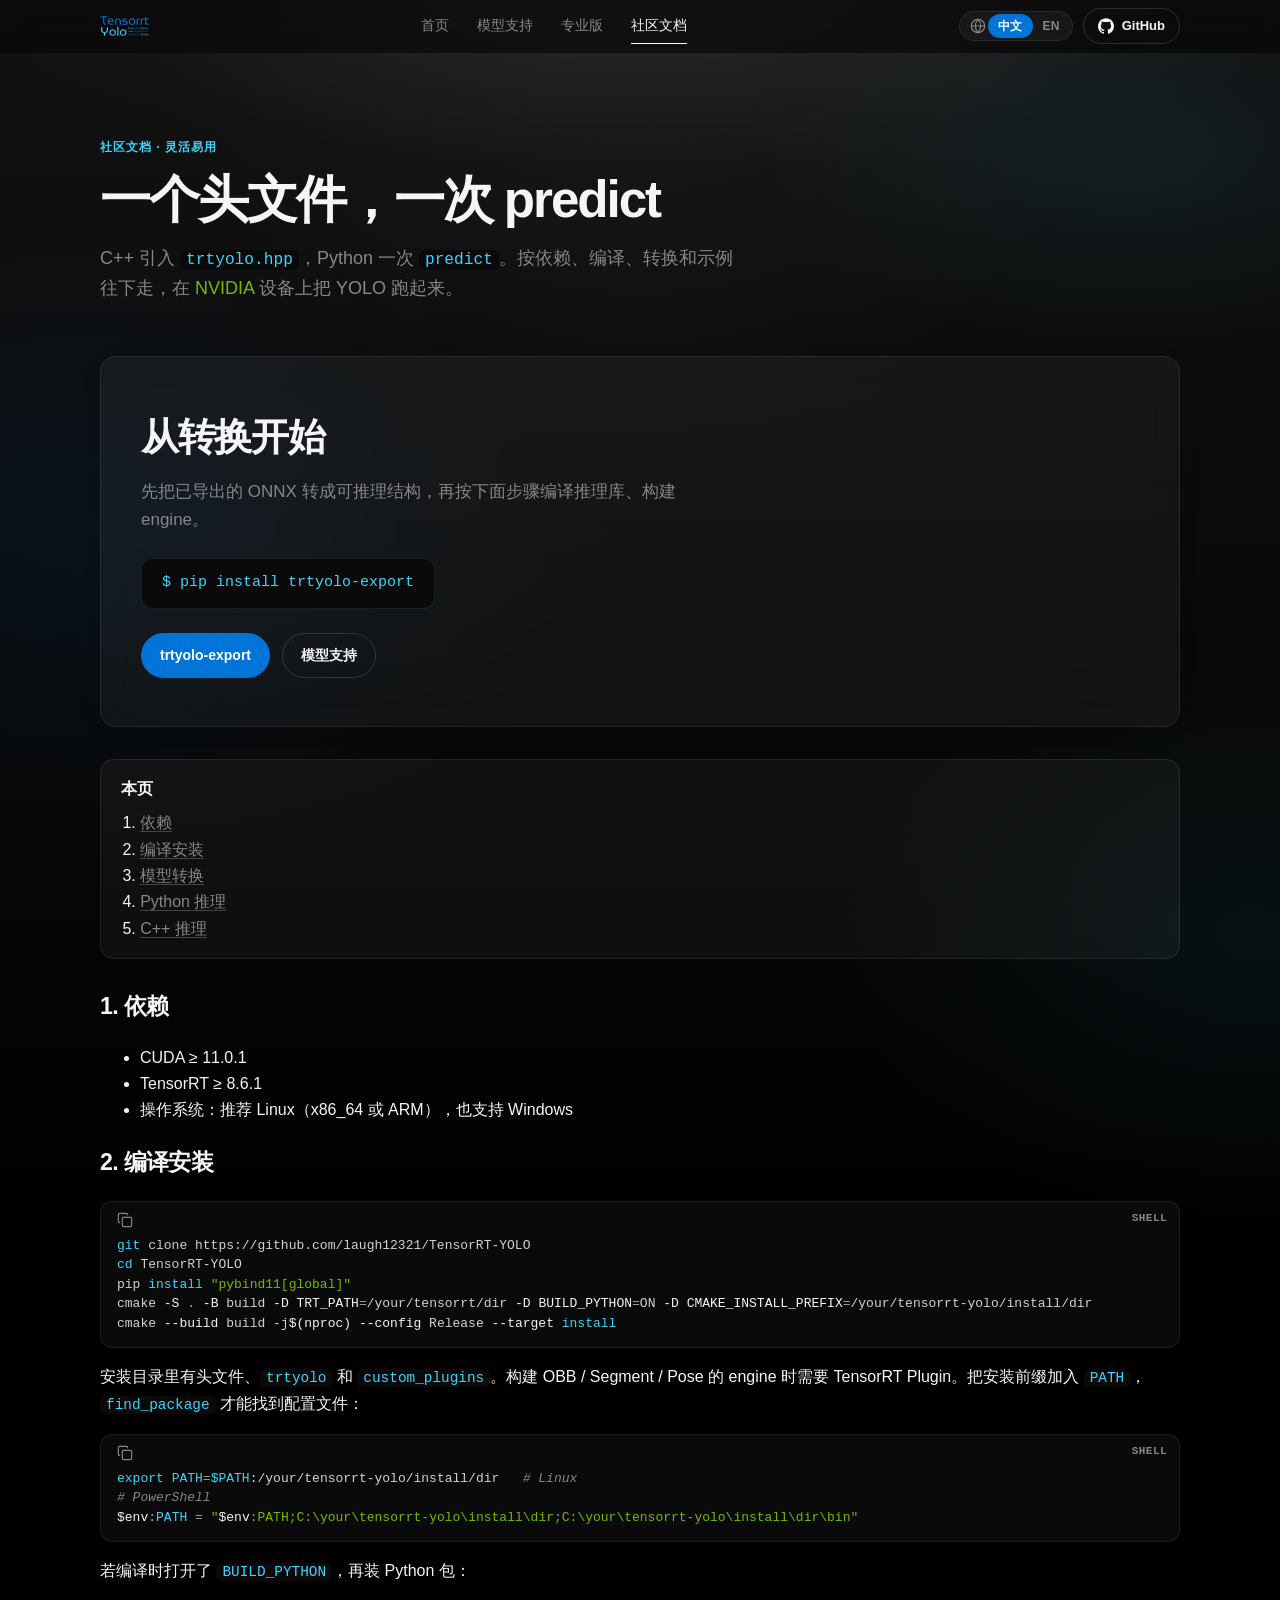
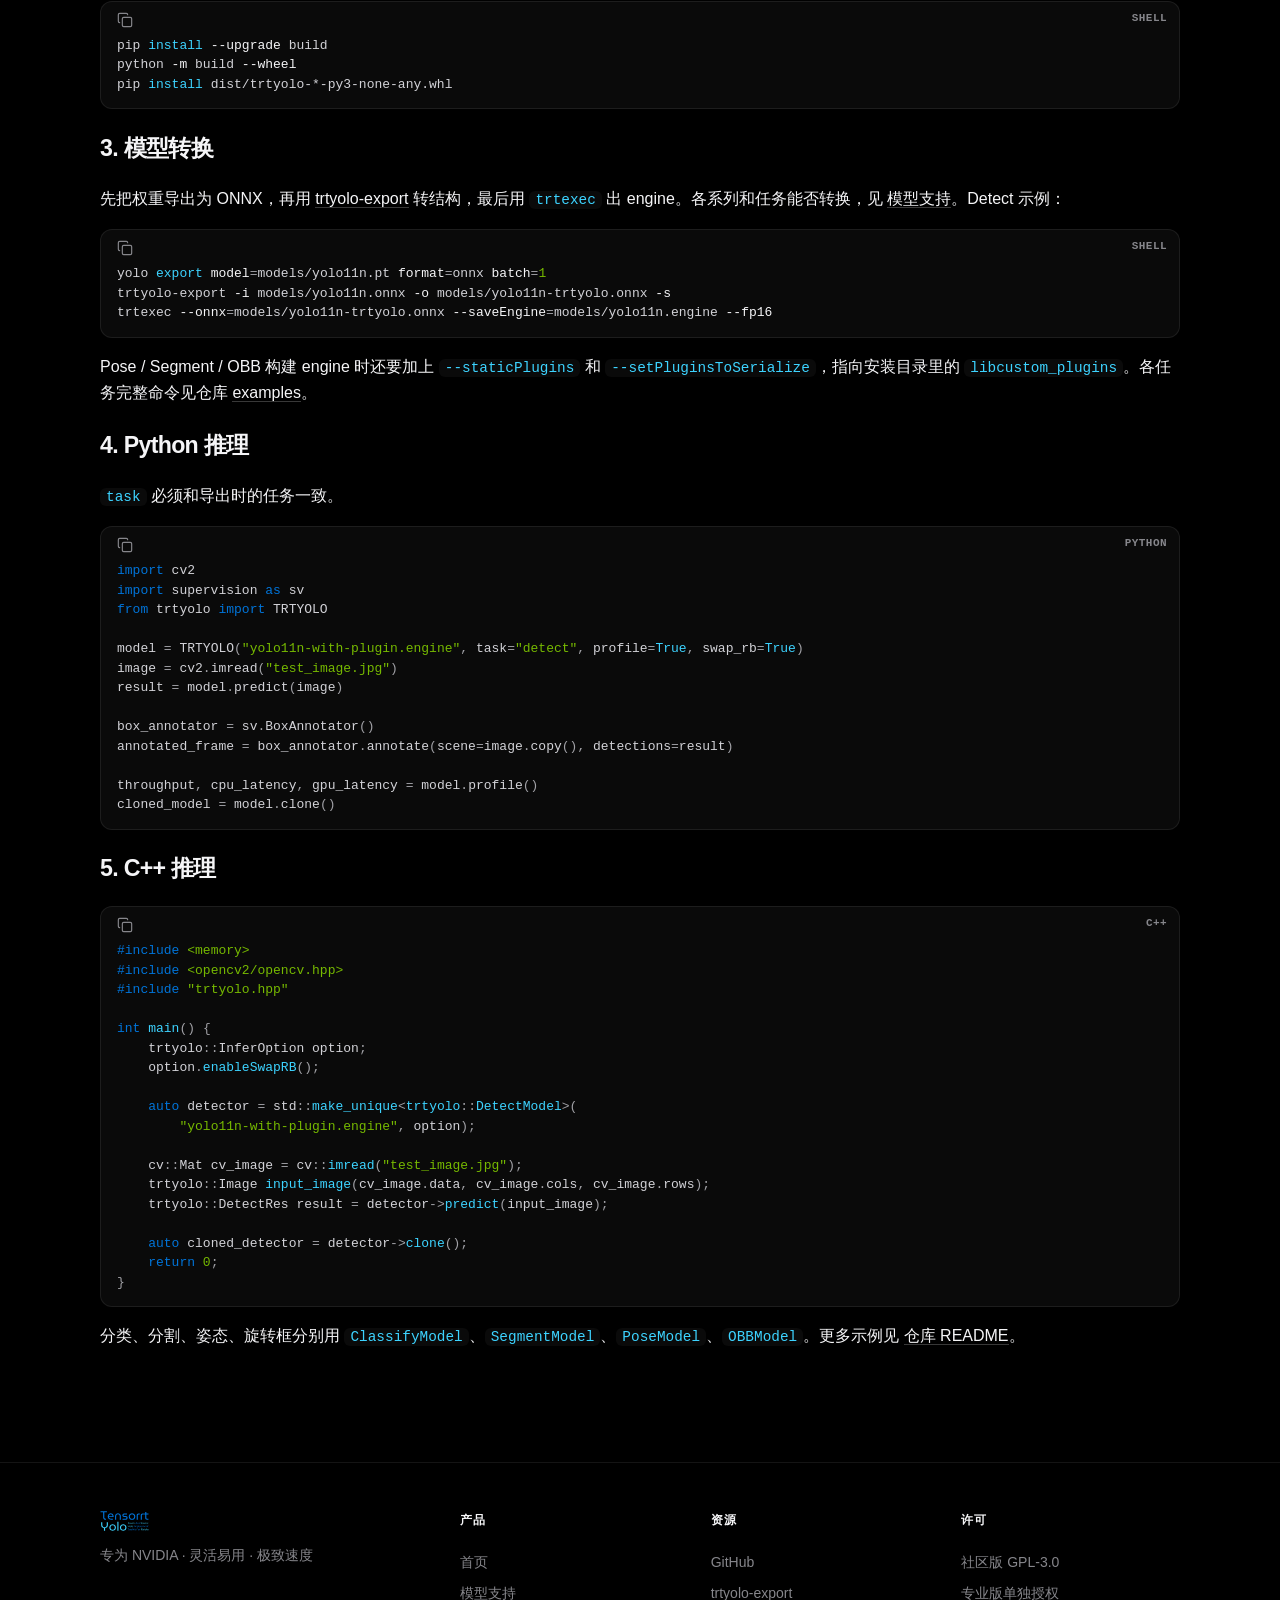
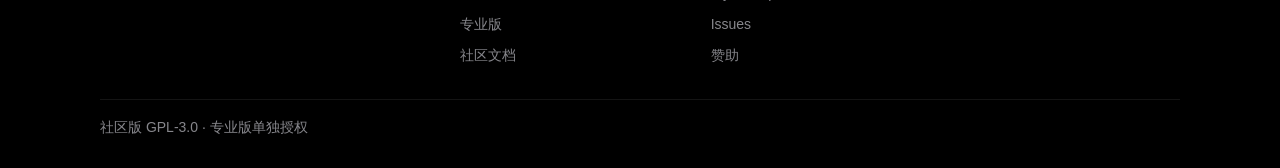
<file: docs/index.html>
<!DOCTYPE html>
<html lang="zh-CN">
<head>
  <meta charset="utf-8">
  <meta name="viewport" content="width=device-width, initial-scale=1">
  <script>(function(){try{if(localStorage.getItem("trtyolo-lang")==="en")document.documentElement.lang="en";}catch(e){}})();</script>
  <title data-zh="社区文档 · TensorRT-YOLO" data-en="Docs · TensorRT-YOLO">社区文档 · TensorRT-YOLO</title>
  <meta name="description" data-zh="TensorRT-YOLO 社区版安装与推理：依赖、编译、模型转换，以及 Python / C++ 示例。" data-en="TensorRT-YOLO Community install and inference: dependencies, build, model conversion, plus Python / C++ examples." content="TensorRT-YOLO 社区版安装与推理：依赖、编译、模型转换，以及 Python / C++ 示例。">
  <link rel="stylesheet" href="../assets/site.css">
  <link rel="icon" type="image/png" href="../assets/png/logo-no-background.png">
  <noscript><style>[data-reveal]{opacity:1;transform:none}</style></noscript>
</head>
<body>
  <header class="nav">
    <div class="wrap nav-inner">
      <a class="brand" href="../">
        <img src="../assets/svg/logo-no-background.svg" alt="TensorRT-YOLO">
      </a>
      <nav class="nav-links">
        <a href="../"><span class="zh">首页</span><span class="en">Home</span></a>
        <a href="../models/"><span class="zh">模型支持</span><span class="en">Models</span></a>
        <a href="../pro/"><span class="zh">专业版</span><span class="en">Pro</span></a>
        <a class="active" href="./"><span class="zh">社区文档</span><span class="en">Docs</span></a>
      </nav>
      <div class="nav-actions">
        <div class="lang-switch" role="group" aria-label="Language">
          <svg class="icon" aria-hidden="true" viewBox="0 0 24 24"><use href="../assets/icons.svg#globe"></use></svg>
          <button type="button" data-set-lang="zh" aria-pressed="true">中文</button>
          <button type="button" data-set-lang="en" aria-pressed="false">EN</button>
        </div>
        <a class="btn btn-gh" href="https://github.com/laugh12321/TensorRT-YOLO" aria-label="GitHub">
          <svg class="icon" aria-hidden="true" viewBox="0 0 24 24"><use href="../assets/icons.svg#github"></use></svg>
          <span class="btn-label">GitHub</span>
        </a>
      </div>
    </div>
  </header>

  <section class="page-hero">
    <div class="wrap" data-reveal>
      <p class="kicker kicker-easy"><span class="zh">社区文档 · 灵活易用</span><span class="en">Docs · Easier</span></p>
      <h1><span class="zh">一个头文件，一次 predict</span><span class="en">One header. One predict.</span></h1>
      <p class="lede">
        <span class="zh">C++ 引入 <code>trtyolo.hpp</code>，Python 一次 <code>predict</code>。按依赖、编译、转换和示例往下走，在 <em class="accent-nvidia">NVIDIA</em> 设备上把 YOLO 跑起来。</span>
        <span class="en">Include <code>trtyolo.hpp</code> in C++. Call <code>predict</code> once in Python. Follow dependencies, build, conversion, and examples to run YOLO on <em class="accent-nvidia">NVIDIA</em> hardware.</span>
      </p>
    </div>
  </section>

  <main class="wrap page">
    <div class="install-panel left" data-reveal>
      <h2><span class="zh">从转换开始</span><span class="en">Start with conversion</span></h2>
      <p class="lede">
        <span class="zh">先把已导出的 ONNX 转成可推理结构，再按下面步骤编译推理库、构建 engine。</span>
        <span class="en">Convert an exported ONNX graph into an inference-ready structure, then build the runtime and the engine.</span>
      </p>
      <div class="install-cmd">$ pip install trtyolo-export</div>
      <div class="actions">
        <a class="btn btn-primary" href="https://github.com/laugh12321/trtyolo-export">trtyolo-export</a>
        <a class="btn btn-ghost" href="../models/"><span class="zh">模型支持</span><span class="en">Models</span></a>
      </div>
    </div>

    <nav class="toc">
      <strong><span class="zh">本页</span><span class="en">On this page</span></strong>
      <ol>
        <li><a href="#deps"><span class="zh">依赖</span><span class="en">Dependencies</span></a></li>
        <li><a href="#build"><span class="zh">编译安装</span><span class="en">Build</span></a></li>
        <li><a href="#export"><span class="zh">模型转换</span><span class="en">Conversion</span></a></li>
        <li><a href="#python"><span class="zh">Python 推理</span><span class="en">Python inference</span></a></li>
        <li><a href="#cpp"><span class="zh">C++ 推理</span><span class="en">C++ inference</span></a></li>
      </ol>
    </nav>

    <h2 id="deps"><span class="zh">1. 依赖</span><span class="en">1. Dependencies</span></h2>
    <ul>
      <li>CUDA ≥ 11.0.1</li>
      <li>TensorRT ≥ 8.6.1</li>
      <li>
        <span class="zh">操作系统：推荐 Linux（x86_64 或 ARM），也支持 Windows</span>
        <span class="en">OS: Linux (x86_64 or ARM) recommended; Windows is also supported</span>
      </li>
    </ul>

    <h2 id="build"><span class="zh">2. 编译安装</span><span class="en">2. Build and install</span></h2>
    <pre data-lang="Shell"><code class="language-bash">git clone https://github.com/laugh12321/TensorRT-YOLO
cd TensorRT-YOLO
pip install "pybind11[global]"
cmake -S . -B build -D TRT_PATH=/your/tensorrt/dir -D BUILD_PYTHON=ON -D CMAKE_INSTALL_PREFIX=/your/tensorrt-yolo/install/dir
cmake --build build -j$(nproc) --config Release --target install</code></pre>
    <p>
      <span class="zh">安装目录里有头文件、<code>trtyolo</code> 和 <code>custom_plugins</code>。构建 OBB / Segment / Pose 的 engine 时需要 TensorRT Plugin。把安装前缀加入 <code>PATH</code>，<code>find_package</code> 才能找到配置文件：</span>
      <span class="en">The install prefix contains headers, <code>trtyolo</code>, and <code>custom_plugins</code>. Building engines for OBB / Segment / Pose needs the TensorRT plugin. Add the prefix to <code>PATH</code> so <code>find_package</code> can locate the config files:</span>
    </p>
    <pre data-lang="Shell"><code class="language-bash">export PATH=$PATH:/your/tensorrt-yolo/install/dir   # Linux
# PowerShell
$env:PATH = "$env:PATH;C:\your\tensorrt-yolo\install\dir;C:\your\tensorrt-yolo\install\dir\bin"</code></pre>
    <p>
      <span class="zh">若编译时打开了 <code>BUILD_PYTHON</code>，再装 Python 包：</span>
      <span class="en">If you enabled <code>BUILD_PYTHON</code>, install the Python package:</span>
    </p>
    <pre data-lang="Shell"><code class="language-bash">pip install --upgrade build
python -m build --wheel
pip install dist/trtyolo-*-py3-none-any.whl</code></pre>

    <h2 id="export"><span class="zh">3. 模型转换</span><span class="en">3. Model conversion</span></h2>
    <p>
      <span class="zh">先把权重导出为 ONNX，再用 <a href="https://github.com/laugh12321/trtyolo-export">trtyolo-export</a> 转结构，最后用 <code>trtexec</code> 出 engine。各系列和任务能否转换，见 <a href="../models/">模型支持</a>。Detect 示例：</span>
      <span class="en">Export weights to ONNX, convert the graph with <a href="https://github.com/laugh12321/trtyolo-export">trtyolo-export</a>, then build an engine with <code>trtexec</code>. See <a href="../models/">Models</a> for which families and tasks convert. Detect example:</span>
    </p>
    <pre data-lang="Shell"><code class="language-bash">yolo export model=models/yolo11n.pt format=onnx batch=1
trtyolo-export -i models/yolo11n.onnx -o models/yolo11n-trtyolo.onnx -s
trtexec --onnx=models/yolo11n-trtyolo.onnx --saveEngine=models/yolo11n.engine --fp16</code></pre>
    <p>
      <span class="zh">Pose / Segment / OBB 构建 engine 时还要加上 <code>--staticPlugins</code> 和 <code>--setPluginsToSerialize</code>，指向安装目录里的 <code>libcustom_plugins</code>。各任务完整命令见仓库 <a href="https://github.com/laugh12321/TensorRT-YOLO/tree/dev/examples">examples</a>。</span>
      <span class="en">For Pose / Segment / OBB, also pass <code>--staticPlugins</code> and <code>--setPluginsToSerialize</code> pointing at <code>libcustom_plugins</code> in the install prefix. Full per-task commands are in the repo <a href="https://github.com/laugh12321/TensorRT-YOLO/tree/dev/examples">examples</a>.</span>
    </p>

    <h2 id="python"><span class="zh">4. Python 推理</span><span class="en">4. Python inference</span></h2>
    <p>
      <span class="zh"><code>task</code> 必须和导出时的任务一致。</span>
      <span class="en"><code>task</code> must match the task used at export.</span>
    </p>
    <pre data-lang="Python"><code class="language-python">import cv2
import supervision as sv
from trtyolo import TRTYOLO

model = TRTYOLO("yolo11n-with-plugin.engine", task="detect", profile=True, swap_rb=True)
image = cv2.imread("test_image.jpg")
result = model.predict(image)

box_annotator = sv.BoxAnnotator()
annotated_frame = box_annotator.annotate(scene=image.copy(), detections=result)

throughput, cpu_latency, gpu_latency = model.profile()
cloned_model = model.clone()</code></pre>

    <h2 id="cpp"><span class="zh">5. C++ 推理</span><span class="en">5. C++ inference</span></h2>
    <pre data-lang="C++"><code class="language-cpp">#include &lt;memory&gt;
#include &lt;opencv2/opencv.hpp&gt;
#include "trtyolo.hpp"

int main() {
    trtyolo::InferOption option;
    option.enableSwapRB();

    auto detector = std::make_unique&lt;trtyolo::DetectModel&gt;(
        "yolo11n-with-plugin.engine", option);

    cv::Mat cv_image = cv::imread("test_image.jpg");
    trtyolo::Image input_image(cv_image.data, cv_image.cols, cv_image.rows);
    trtyolo::DetectRes result = detector-&gt;predict(input_image);

    auto cloned_detector = detector-&gt;clone();
    return 0;
}</code></pre>
    <p>
      <span class="zh">分类、分割、姿态、旋转框分别用 <code>ClassifyModel</code>、<code>SegmentModel</code>、<code>PoseModel</code>、<code>OBBModel</code>。更多示例见 <a href="https://github.com/laugh12321/TensorRT-YOLO/tree/dev#readme">仓库 README</a>。</span>
      <span class="en">Classify, segment, pose, and OBB use <code>ClassifyModel</code>, <code>SegmentModel</code>, <code>PoseModel</code>, and <code>OBBModel</code>. More examples are in the <a href="https://github.com/laugh12321/TensorRT-YOLO/tree/dev#readme">repo README</a>.</span>
    </p>
  </main>

  <footer class="footer">
    <div class="wrap footer-grid">
      <div class="footer-brand">
        <img src="../assets/svg/logo-no-background.svg" alt="TensorRT-YOLO">
        <p>
          <span class="zh">专为 NVIDIA · 灵活易用 · 极致速度</span>
          <span class="en">Easier and faster YOLO deployment. Built for NVIDIA.</span>
        </p>
      </div>
      <div class="footer-col">
        <h3><span class="zh">产品</span><span class="en">Product</span></h3>
        <a href="../"><span class="zh">首页</span><span class="en">Home</span></a>
        <a href="../models/"><span class="zh">模型支持</span><span class="en">Models</span></a>
        <a href="../pro/"><span class="zh">专业版</span><span class="en">Pro</span></a>
        <a href="./"><span class="zh">社区文档</span><span class="en">Docs</span></a>
      </div>
      <div class="footer-col">
        <h3><span class="zh">资源</span><span class="en">Resources</span></h3>
        <a href="https://github.com/laugh12321/TensorRT-YOLO">GitHub</a>
        <a href="https://github.com/laugh12321/trtyolo-export">trtyolo-export</a>
        <a href="https://github.com/laugh12321/TensorRT-YOLO/issues">Issues</a>
        <a href="https://afdian.com/a/laugh12321"><span class="zh">赞助</span><span class="en">Sponsor</span></a>
      </div>
      <div class="footer-col">
        <h3><span class="zh">许可</span><span class="en">License</span></h3>
        <span><span class="zh">社区版 GPL-3.0</span><span class="en">Community GPL-3.0</span></span>
        <span><span class="zh">专业版单独授权</span><span class="en">Pro licensed separately</span></span>
      </div>
    </div>
    <div class="wrap footer-bar"><span class="zh">社区版 GPL-3.0 · 专业版单独授权</span><span class="en">Community GPL-3.0 · Pro licensed separately</span></div>
  </footer>
  <script src="../assets/prism.js"></script>
  <script src="../assets/i18n.js"></script>
  <script src="../assets/site.js"></script>
</body>
</html>
</file>
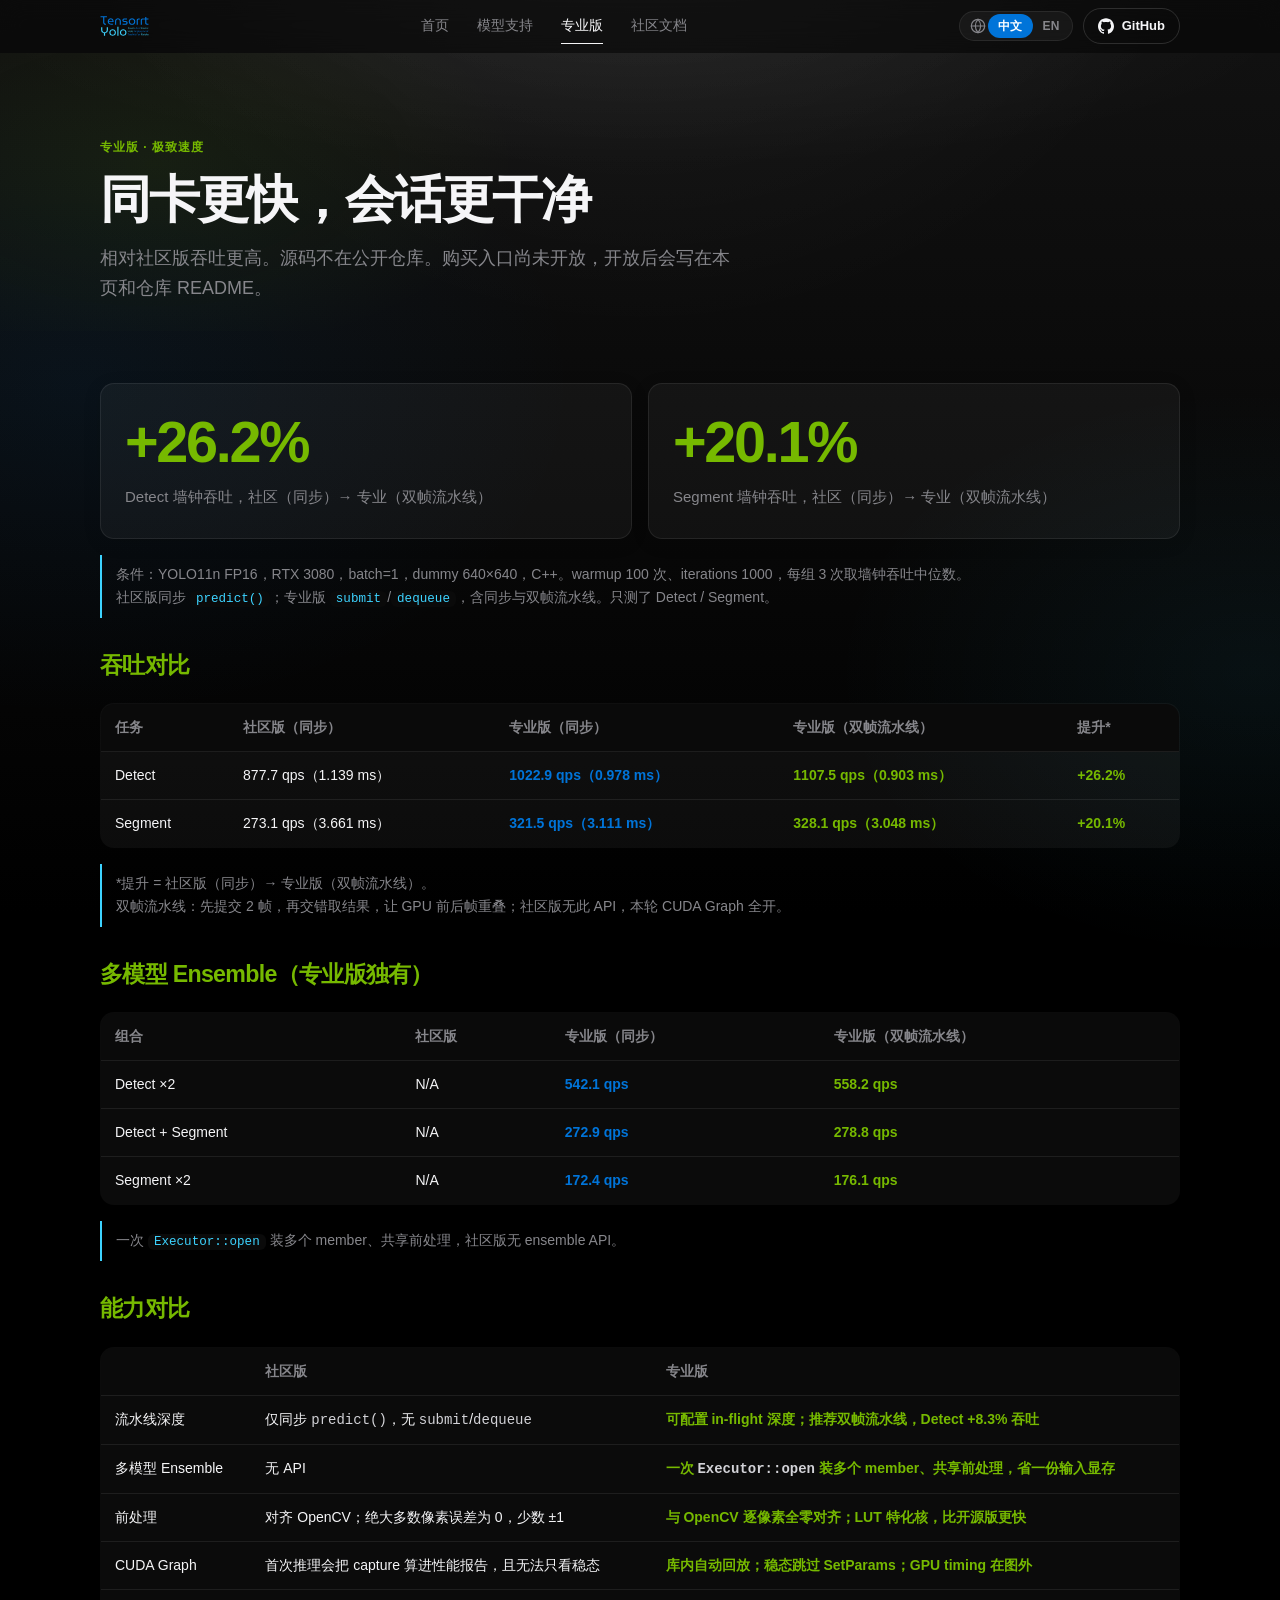
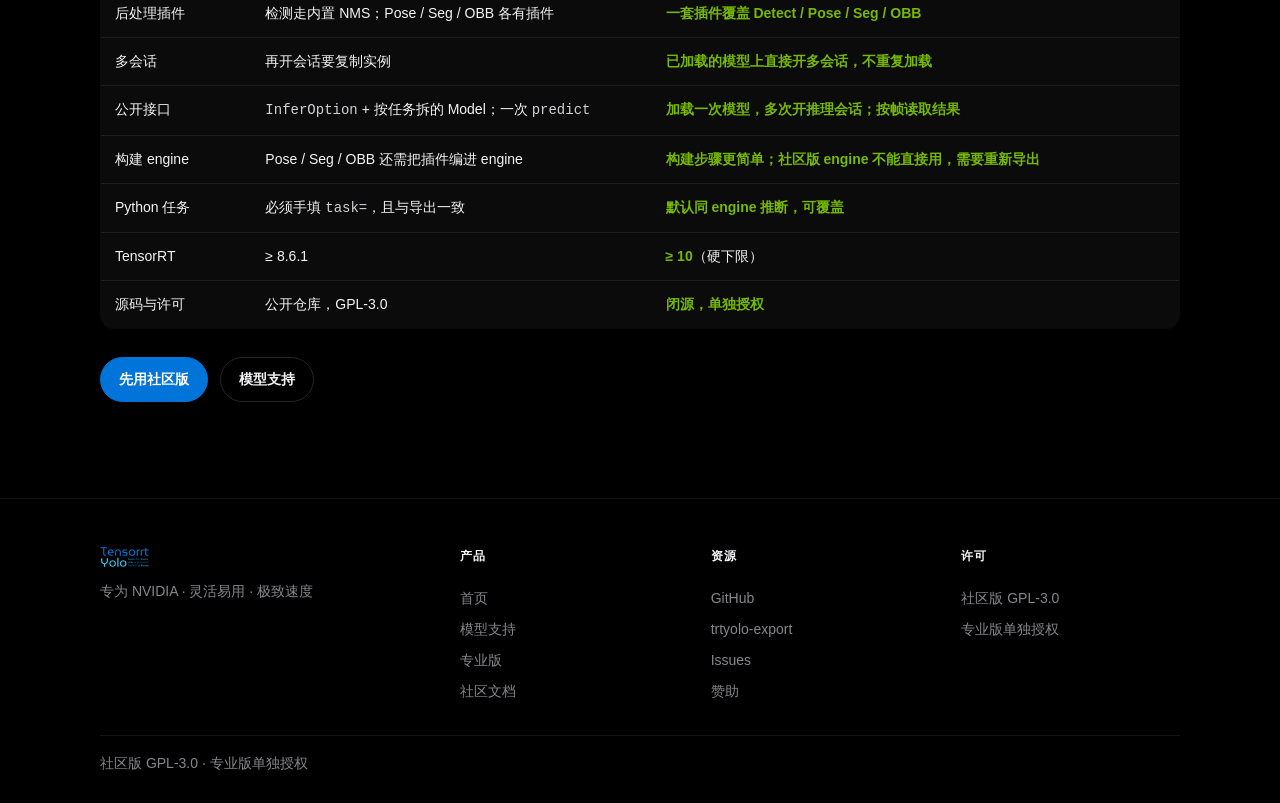
<file: pro/index.html>
<!DOCTYPE html>
<html lang="zh-CN">
<head>
  <meta charset="utf-8">
  <meta name="viewport" content="width=device-width, initial-scale=1">
  <script>(function(){try{if(localStorage.getItem("trtyolo-lang")==="en")document.documentElement.lang="en";}catch(e){}})();</script>
  <title data-zh="专业版 · TensorRT-YOLO" data-en="Pro · TensorRT-YOLO">专业版 · TensorRT-YOLO</title>
  <meta name="description" data-zh="TensorRT-YOLO 专业版相对社区版吞吐最高 +26.2%（Detect），支持双帧流水线与多模型 Ensemble。闭源单独提供，购买入口尚未开放。" data-en="TensorRT-YOLO Pro delivers up to +26.2% Detect throughput vs Community, with dual-frame pipeline and multi-model Ensemble. Closed source, sold separately. Purchase is not open yet." content="TensorRT-YOLO 专业版相对社区版吞吐最高 +26.2%（Detect），支持双帧流水线与多模型 Ensemble。闭源单独提供，购买入口尚未开放。">
  <link rel="stylesheet" href="../assets/site.css">
  <link rel="icon" type="image/png" href="../assets/png/logo-no-background.png">
  <noscript><style>[data-reveal]{opacity:1;transform:none}</style></noscript>
</head>
<body>
  <header class="nav">
    <div class="wrap nav-inner">
      <a class="brand" href="../">
        <img src="../assets/svg/logo-no-background.svg" alt="TensorRT-YOLO">
      </a>
      <nav class="nav-links">
        <a href="../"><span class="zh">首页</span><span class="en">Home</span></a>
        <a href="../models/"><span class="zh">模型支持</span><span class="en">Models</span></a>
        <a class="active" href="./"><span class="zh">专业版</span><span class="en">Pro</span></a>
        <a href="../docs/"><span class="zh">社区文档</span><span class="en">Docs</span></a>
      </nav>
      <div class="nav-actions">
        <div class="lang-switch" role="group" aria-label="Language">
          <svg class="icon" aria-hidden="true" viewBox="0 0 24 24"><use href="../assets/icons.svg#globe"></use></svg>
          <button type="button" data-set-lang="zh" aria-pressed="true">中文</button>
          <button type="button" data-set-lang="en" aria-pressed="false">EN</button>
        </div>
        <a class="btn btn-gh" href="https://github.com/laugh12321/TensorRT-YOLO" aria-label="GitHub">
          <svg class="icon" aria-hidden="true" viewBox="0 0 24 24"><use href="../assets/icons.svg#github"></use></svg>
          <span class="btn-label">GitHub</span>
        </a>
      </div>
    </div>
  </header>

  <section class="page-hero">
    <div class="wrap" data-reveal>
      <p class="kicker kicker-nvidia"><span class="zh">专业版 · 极致速度</span><span class="en">Pro · Fastest</span></p>
      <h1><span class="zh">同卡更快，会话更干净</span><span class="en">Faster on the same GPU. Cleaner sessions.</span></h1>
      <p class="lede">
        <span class="zh">相对社区版吞吐更高。源码不在公开仓库。购买入口尚未开放，开放后会写在本页和仓库 README。</span>
        <span class="en">Higher throughput than Community. Source is not in the public repo. Purchase is not open yet; when it is, it will be listed here and in the repo README.</span>
      </p>
    </div>
  </section>

  <main class="wrap page">
    <section class="stats">
      <article class="stat" data-reveal>
        <div class="num" data-count="26.2" data-prefix="+" data-suffix="%">+26.2%</div>
        <div class="label">
          <span class="zh">Detect 墙钟吞吐，社区（同步）→ 专业（双帧流水线）</span>
          <span class="en">Detect wall-clock throughput, Community (sync) → Pro (dual-frame pipeline)</span>
        </div>
      </article>
      <article class="stat" data-reveal style="--reveal-delay: 70ms">
        <div class="num" data-count="20.1" data-prefix="+" data-suffix="%">+20.1%</div>
        <div class="label">
          <span class="zh">Segment 墙钟吞吐，社区（同步）→ 专业（双帧流水线）</span>
          <span class="en">Segment wall-clock throughput, Community (sync) → Pro (dual-frame pipeline)</span>
        </div>
      </article>
    </section>
    <p class="note">
      <span class="zh">条件：YOLO11n FP16，RTX 3080，batch=1，dummy 640×640，C++。warmup 100 次、iterations 1000，每组 3 次取墙钟吞吐中位数。<br>社区版同步 <code>predict()</code>；专业版 <code>submit</code>/<code>dequeue</code>，含同步与双帧流水线。只测了 Detect / Segment。</span>
      <span class="en">Setup: YOLO11n FP16, RTX 3080, batch=1, dummy 640×640, C++. warmup=100, iterations=1000, median of 3 wall-clock runs.<br>Community uses synchronous <code>predict()</code>; Pro uses <code>submit</code>/<code>dequeue</code>, both sync and dual-frame pipeline. Only Detect / Segment were measured.</span>
    </p>

    <h2 class="compare-title"><span class="zh">吞吐对比</span><span class="en">Throughput</span></h2>
    <table>
      <thead>
        <tr>
          <th><span class="zh">任务</span><span class="en">Task</span></th>
          <th><span class="zh">社区版（同步）</span><span class="en">Community (sync)</span></th>
          <th><span class="zh">专业版（同步）</span><span class="en">Pro (sync)</span></th>
          <th><span class="zh">专业版（双帧流水线）</span><span class="en">Pro (dual-frame pipeline)</span></th>
          <th><span class="zh">提升*</span><span class="en">Gain*</span></th>
        </tr>
      </thead>
      <tbody>
        <tr>
          <td>Detect</td>
          <td>877.7 qps（1.139 ms）</td>
          <td><strong class="accent-blue">1022.9 qps（0.978 ms）</strong></td>
          <td><strong class="pro-text">1107.5 qps（0.903 ms）</strong></td>
          <td><strong class="pro-text">+26.2%</strong></td>
        </tr>
        <tr>
          <td>Segment</td>
          <td>273.1 qps（3.661 ms）</td>
          <td><strong class="accent-blue">321.5 qps（3.111 ms）</strong></td>
          <td><strong class="pro-text">328.1 qps（3.048 ms）</strong></td>
          <td><strong class="pro-text">+20.1%</strong></td>
        </tr>
      </tbody>
    </table>
    <p class="note">
      <span class="zh">*提升 = 社区版（同步）→ 专业版（双帧流水线）。<br>双帧流水线：先提交 2 帧，再交错取结果，让 GPU 前后帧重叠；社区版无此 API，本轮 CUDA Graph 全开。</span>
      <span class="en">*Gain = Community (sync) → Pro (dual-frame pipeline).<br>Dual-frame pipeline: submit 2 frames, then dequeue and submit in turn so the GPU overlaps consecutive frames; Community has no such API. CUDA Graph was on throughout.</span>
    </p>

    <h2 class="compare-title"><span class="zh">多模型 Ensemble（专业版独有）</span><span class="en">Multi-model Ensemble (Pro only)</span></h2>
    <table>
      <thead>
        <tr>
          <th><span class="zh">组合</span><span class="en">Combo</span></th>
          <th><span class="zh">社区版</span><span class="en">Community</span></th>
          <th><span class="zh">专业版（同步）</span><span class="en">Pro (sync)</span></th>
          <th><span class="zh">专业版（双帧流水线）</span><span class="en">Pro (dual-frame pipeline)</span></th>
        </tr>
      </thead>
      <tbody>
        <tr>
          <td>Detect ×2</td>
          <td>N/A</td>
          <td><strong class="accent-blue">542.1 qps</strong></td>
          <td><strong class="pro-text">558.2 qps</strong></td>
        </tr>
        <tr>
          <td>Detect + Segment</td>
          <td>N/A</td>
          <td><strong class="accent-blue">272.9 qps</strong></td>
          <td><strong class="pro-text">278.8 qps</strong></td>
        </tr>
        <tr>
          <td>Segment ×2</td>
          <td>N/A</td>
          <td><strong class="accent-blue">172.4 qps</strong></td>
          <td><strong class="pro-text">176.1 qps</strong></td>
        </tr>
      </tbody>
    </table>
    <p class="note">
      <span class="zh">一次 <code>Executor::open</code> 装多个 member、共享前处理，社区版无 ensemble API。</span>
      <span class="en">One <code>Executor::open</code> loads multiple members with shared pre-process. Community has no ensemble API.</span>
    </p>

    <h2 class="compare-title"><span class="zh">能力对比</span><span class="en">Capabilities</span></h2>
    <table>
      <thead>
        <tr>
          <th></th>
          <th><span class="zh">社区版</span><span class="en">Community</span></th>
          <th><span class="zh">专业版</span><span class="en">Pro</span></th>
        </tr>
      </thead>
      <tbody>
        <tr>
          <td><span class="zh">流水线深度</span><span class="en">Pipeline depth</span></td>
          <td>
            <span class="zh">仅同步 <code>predict()</code>，无 <code>submit</code>/<code>dequeue</code></span>
            <span class="en">Synchronous <code>predict()</code> only; no <code>submit</code>/<code>dequeue</code></span>
          </td>
          <td>
            <span class="pro-text">
              <span class="zh">可配置 in-flight 深度；推荐双帧流水线，Detect +8.3% 吞吐</span>
              <span class="en">Configurable in-flight depth; dual-frame pipeline recommended, Detect +8.3% throughput</span>
            </span>
          </td>
        </tr>
        <tr>
          <td><span class="zh">多模型 Ensemble</span><span class="en">Multi-model Ensemble</span></td>
          <td>
            <span class="zh">无 API</span>
            <span class="en">No API</span>
          </td>
          <td>
            <span class="pro-text">
              <span class="zh">一次 <code>Executor::open</code> 装多个 member、共享前处理，省一份输入显存</span>
              <span class="en">One <code>Executor::open</code> loads multiple members with shared pre-process — saves input VRAM</span>
            </span>
          </td>
        </tr>
        <tr>
          <td><span class="zh">前处理</span><span class="en">Pre-process</span></td>
          <td>
            <span class="zh">对齐 OpenCV；绝大多数像素误差为 0，少数 ±1</span>
            <span class="en">OpenCV-aligned; pixel error 0 in most cases, occasionally ±1</span>
          </td>
          <td>
            <span class="pro-text">
              <span class="zh">与 OpenCV 逐像素全零对齐；LUT 特化核，比开源版更快</span>
              <span class="en">Bit-exact OpenCV match (zero pixel error); LUT-specialized kernels, faster than Community</span>
            </span>
          </td>
        </tr>
        <tr>
          <td>CUDA Graph</td>
          <td>
            <span class="zh">首次推理会把 capture 算进性能报告，且无法只看稳态</span>
            <span class="en">First-run capture is included in the report; cannot isolate steady state</span>
          </td>
          <td>
            <span class="pro-text">
              <span class="zh">库内自动回放；稳态跳过 SetParams；GPU timing 在图外</span>
              <span class="en">Automatic replay; steady-state SetParams skip; GPU timing off-graph</span>
            </span>
          </td>
        </tr>
        <tr>
          <td><span class="zh">后处理插件</span><span class="en">Post-process plugin</span></td>
          <td>
            <span class="zh">检测走内置 NMS；Pose / Seg / OBB 各有插件</span>
            <span class="en">Detect uses built-in NMS; Pose / Seg / OBB each have a plugin</span>
          </td>
          <td>
            <span class="pro-text">
              <span class="zh">一套插件覆盖 Detect / Pose / Seg / OBB</span>
              <span class="en">One plugin covers Detect / Pose / Seg / OBB</span>
            </span>
          </td>
        </tr>
        <tr>
          <td><span class="zh">多会话</span><span class="en">Multi-session</span></td>
          <td>
            <span class="zh">再开会话要复制实例</span>
            <span class="en">Opening another session means cloning the instance</span>
          </td>
          <td>
            <span class="pro-text">
              <span class="zh">已加载的模型上直接开多会话，不重复加载</span>
              <span class="en">Open extra sessions on a loaded model without reloading</span>
            </span>
          </td>
        </tr>
        <tr>
          <td><span class="zh">公开接口</span><span class="en">Public API</span></td>
          <td>
            <span class="zh"><code>InferOption</code> + 按任务拆的 Model；一次 <code>predict</code></span>
            <span class="en"><code>InferOption</code> plus per-task Model; one <code>predict</code></span>
          </td>
          <td>
            <span class="pro-text">
              <span class="zh">加载一次模型，多次开推理会话；按帧读取结果</span>
              <span class="en">Load the model once, open many infer sessions; read results per frame</span>
            </span>
          </td>
        </tr>
        <tr>
          <td><span class="zh">构建 engine</span><span class="en">Build engine</span></td>
          <td>
            <span class="zh">Pose / Seg / OBB 还需把插件编进 engine</span>
            <span class="en">Pose / Seg / OBB still need the plugin compiled into the engine</span>
          </td>
          <td>
            <span class="pro-text">
              <span class="zh">构建步骤更简单；社区版 engine 不能直接用，需要重新导出</span>
              <span class="en">Simpler build; Community engines cannot be reused — re-export is required</span>
            </span>
          </td>
        </tr>
        <tr>
          <td><span class="zh">Python 任务</span><span class="en">Python task</span></td>
          <td>
            <span class="zh">必须手填 <code>task=</code>，且与导出一致</span>
            <span class="en">Must set <code>task=</code> to match export</span>
          </td>
          <td>
            <span class="pro-text">
              <span class="zh">默认同 engine 推断，可覆盖</span>
              <span class="en">Inferred from the engine by default, overridable</span>
            </span>
          </td>
        </tr>
        <tr>
          <td>TensorRT</td>
          <td>≥ 8.6.1</td>
          <td><strong class="pro-text">≥ 10</strong><span class="zh">（硬下限）</span><span class="en"> (hard floor)</span></td>
        </tr>
        <tr>
          <td><span class="zh">源码与许可</span><span class="en">Source and license</span></td>
          <td>
            <span class="zh">公开仓库，GPL-3.0</span>
            <span class="en">Public repo, GPL-3.0</span>
          </td>
          <td>
            <span class="pro-text">
              <span class="zh">闭源，单独授权</span>
              <span class="en">Closed source, licensed separately</span>
            </span>
          </td>
        </tr>
      </tbody>
    </table>

    <div class="actions">
      <a class="btn btn-primary" href="../docs/"><span class="zh">先用社区版</span><span class="en">Start with Community</span></a>
      <a class="btn btn-ghost" href="../models/"><span class="zh">模型支持</span><span class="en">Models</span></a>
    </div>
  </main>

  <footer class="footer">
    <div class="wrap footer-grid">
      <div class="footer-brand">
        <img src="../assets/svg/logo-no-background.svg" alt="TensorRT-YOLO">
        <p>
          <span class="zh">专为 NVIDIA · 灵活易用 · 极致速度</span>
          <span class="en">Easier and faster YOLO deployment. Built for NVIDIA.</span>
        </p>
      </div>
      <div class="footer-col">
        <h3><span class="zh">产品</span><span class="en">Product</span></h3>
        <a href="../"><span class="zh">首页</span><span class="en">Home</span></a>
        <a href="../models/"><span class="zh">模型支持</span><span class="en">Models</span></a>
        <a href="./"><span class="zh">专业版</span><span class="en">Pro</span></a>
        <a href="../docs/"><span class="zh">社区文档</span><span class="en">Docs</span></a>
      </div>
      <div class="footer-col">
        <h3><span class="zh">资源</span><span class="en">Resources</span></h3>
        <a href="https://github.com/laugh12321/TensorRT-YOLO">GitHub</a>
        <a href="https://github.com/laugh12321/trtyolo-export">trtyolo-export</a>
        <a href="https://github.com/laugh12321/TensorRT-YOLO/issues">Issues</a>
        <a href="https://afdian.com/a/laugh12321"><span class="zh">赞助</span><span class="en">Sponsor</span></a>
      </div>
      <div class="footer-col">
        <h3><span class="zh">许可</span><span class="en">License</span></h3>
        <span><span class="zh">社区版 GPL-3.0</span><span class="en">Community GPL-3.0</span></span>
        <span><span class="zh">专业版单独授权</span><span class="en">Pro licensed separately</span></span>
      </div>
    </div>
    <div class="wrap footer-bar"><span class="zh">社区版 GPL-3.0 · 专业版单独授权</span><span class="en">Community GPL-3.0 · Pro licensed separately</span></div>
  </footer>
  <script src="../assets/i18n.js"></script>
  <script src="../assets/site.js"></script>
</body>
</html>
</file>
<file: assets/site.css>
:root {
  --bg: #000;
  --bg-elev: #0a0a0a;
  --bg-card: rgba(255, 255, 255, 0.045);
  --line: rgba(255, 255, 255, 0.08);
  --line-strong: rgba(255, 255, 255, 0.14);
  --text: #f5f5f7;
  --muted: #86868b;
  --blue: #0074d9;
  --blue-deep: #0059a5;
  --cyan: #3dd3ff;
  --nvidia: #76B900;
  --nvidia-deep: #5a8f00;
  --radius: 14px;
  --radius-sm: 12px;
  --max: 1080px;
  --font: -apple-system, BlinkMacSystemFont, "SF Pro Text", "PingFang SC", "Hiragino Sans GB", "Segoe UI", sans-serif;
  --mono: ui-monospace, "SF Mono", Menlo, Consolas, "Liberation Mono", monospace;
  --ease: cubic-bezier(0.22, 1, 0.36, 1);
}

* { box-sizing: border-box; }

html {
  scroll-behavior: smooth;
  background: #000;
}

body {
  margin: 0;
  font-family: var(--font);
  background-color: #000;
  background-image:
    radial-gradient(ellipse 90% 55% at 50% -18%, rgba(255, 255, 255, 0.09) 0%, transparent 58%),
    radial-gradient(780px 520px at 6% 16%, rgba(0, 116, 217, 0.08) 0%, transparent 64%),
    radial-gradient(680px 460px at 98% 28%, rgba(61, 211, 255, 0.06) 0%, transparent 62%),
    linear-gradient(180deg, #121212 0%, #000 38%);
  background-repeat: no-repeat;
  color: var(--text);
  line-height: 1.65;
  min-height: 100vh;
  -webkit-font-smoothing: antialiased;
}

a {
  color: var(--muted);
  text-decoration: none;
  transition: color 0.2s ease;
}

p a, li a, .lede a, .section-lead a, .note a {
  color: var(--text);
  border-bottom: 1px solid rgba(255, 255, 255, 0.22);
}

p a:hover, li a:hover, .lede a:hover, .section-lead a:hover, .note a:hover {
  color: var(--blue);
  border-bottom-color: var(--blue);
  text-decoration: none;
}

.wrap { width: min(var(--max), calc(100% - 48px)); margin: 0 auto; }

.nav {
  position: sticky;
  top: 0;
  z-index: 20;
  backdrop-filter: blur(12px);
  -webkit-backdrop-filter: blur(12px);
  background: rgba(0, 0, 0, 0.36);
  border-bottom: 1px solid transparent;
  transition: background 0.25s ease, border-color 0.25s ease, backdrop-filter 0.25s ease;
}

html.is-scrolled .nav {
  background: rgba(0, 0, 0, 0.78);
  backdrop-filter: blur(22px) saturate(1.35);
  -webkit-backdrop-filter: blur(22px) saturate(1.35);
  border-bottom-color: var(--line);
}

.nav-inner {
  display: flex;
  align-items: center;
  justify-content: space-between;
  gap: 20px;
  min-height: 52px;
}

.brand {
  display: flex;
  align-items: center;
  flex-shrink: 0;
}

.brand img {
  display: block;
  height: 20px;
  width: auto;
}

.brand:hover { text-decoration: none; }

.nav-links {
  display: flex;
  flex-wrap: wrap;
  align-items: center;
  justify-content: center;
  gap: 4px 28px;
  flex: 1;
}

.nav-links a {
  position: relative;
  display: inline-flex;
  align-items: center;
  color: var(--muted);
  font-size: 14px;
  padding: 6px 0;
}

.nav-links a:hover {
  color: var(--text);
  text-decoration: none;
}

.nav-links a.active {
  color: var(--text);
  text-decoration: none;
}

.nav-links a.active::after {
  content: "";
  position: absolute;
  left: 0;
  right: 0;
  bottom: 0;
  height: 1px;
  background: var(--text);
}

.nav-actions {
  display: flex;
  align-items: center;
  gap: 10px;
  flex-shrink: 0;
}

.lang-switch {
  display: inline-flex;
  flex-shrink: 0;
  align-items: center;
  padding: 2px;
  border: 1px solid var(--line);
  border-radius: 999px;
  background: var(--bg-card);
  white-space: nowrap;
}

.lang-switch button {
  appearance: none;
  border: 0;
  background: transparent;
  color: var(--muted);
  font-family: inherit;
  font-size: 12px;
  font-weight: 600;
  letter-spacing: 0.02em;
  padding: 5px 10px;
  border-radius: 999px;
  cursor: pointer;
  line-height: 1.2;
  transition: color 0.2s ease, background 0.2s ease;
}

.lang-switch button:hover { color: var(--text); }

.lang-switch button:focus-visible {
  outline: 2px solid var(--blue);
  outline-offset: 1px;
}

html:not([lang="en"]) .lang-switch [data-set-lang="zh"],
html[lang="en"] .lang-switch [data-set-lang="en"] {
  background: var(--blue);
  color: #fff;
}

html[lang="en"] .zh { display: none !important; }
html:not([lang="en"]) .en { display: none !important; }

.btn {
  display: inline-flex;
  align-items: center;
  justify-content: center;
  gap: 8px;
  padding: 10px 18px;
  border-radius: 980px;
  border: 1px solid var(--line-strong);
  font-weight: 600;
  font-size: 14px;
  color: var(--text);
  background: transparent;
  transition: color 0.2s ease, background 0.2s ease, border-color 0.2s ease;
}

.btn:hover { text-decoration: none; border-color: rgba(255, 255, 255, 0.32); }

.btn-primary {
  background: var(--blue);
  border-color: var(--blue);
  color: #fff;
}

.btn-primary:hover {
  background: var(--blue-deep);
  border-color: var(--blue-deep);
  color: #fff;
}

.btn-ghost {
  background: transparent;
  border-color: var(--line-strong);
  color: var(--text);
}

.btn-ghost:hover {
  background: rgba(255, 255, 255, 0.04);
  border-color: rgba(255, 255, 255, 0.32);
}

.btn-pro {
  background: transparent;
  border-color: rgba(118, 185, 0, 0.5);
  color: var(--nvidia);
}

.btn-pro:hover {
  background: rgba(118, 185, 0, 0.1);
  border-color: var(--nvidia);
  color: var(--nvidia);
}

.btn-gh {
  flex-shrink: 0;
  padding: 6px 14px;
  font-size: 13px;
}

.icon {
  width: 16px;
  height: 16px;
  flex-shrink: 0;
  display: block;
  overflow: visible;
}

.icon-lg {
  width: 22px;
  height: 22px;
}

.lang-switch .icon {
  margin: 0 2px 0 8px;
  color: var(--muted);
}

.pillar-icon {
  width: 40px;
  height: 40px;
  display: flex;
  align-items: center;
  justify-content: center;
  margin: 0 0 16px;
  border-radius: 12px;
  border: 1px solid var(--line);
  background: var(--bg-card);
}

.pillar-icon-nvidia { color: var(--nvidia); border-color: rgba(118, 185, 0, 0.28); background: rgba(118, 185, 0, 0.08); }
.pillar-icon-speed { color: var(--nvidia); border-color: rgba(118, 185, 0, 0.28); background: rgba(118, 185, 0, 0.08); }
.pillar-icon-easy { color: var(--cyan); border-color: rgba(61, 211, 255, 0.28); background: rgba(61, 211, 255, 0.08); }

.copy-btn {
  display: inline-flex;
  align-items: center;
  gap: 6px;
  margin: 0;
  padding: 4px 8px;
  border: 0;
  border-radius: 8px;
  background: transparent;
  color: var(--muted);
  font: inherit;
  font-size: 12px;
  font-weight: 600;
  cursor: pointer;
  line-height: 1;
  transition: color 0.2s ease, background 0.2s ease;
}

.copy-btn:hover { color: var(--text); background: rgba(255, 255, 255, 0.04); }

.copy-btn .icon-check,
.copy-btn.is-copied .icon-copy { display: none; }

.copy-btn.is-copied .icon-check { display: block; color: var(--nvidia); }

.copy-btn-pre {
  position: absolute;
  top: 6px;
  left: 8px;
  z-index: 1;
}

.accent-nvidia { color: var(--nvidia); font-style: normal; }
.accent-cyan { color: var(--cyan); font-style: normal; }
.accent-blue { color: var(--blue); font-weight: 600; }

.kicker,
.tag {
  display: inline-block;
  font-size: 12px;
  font-weight: 600;
  letter-spacing: 0.08em;
  text-transform: uppercase;
  color: var(--muted);
  margin: 0 0 14px;
}

.kicker-nvidia, .tag-pro { color: var(--nvidia); }
.kicker-easy { color: var(--cyan); }

.hero {
  position: relative;
  isolation: isolate;
  padding: 96px 0 88px;
}

.hero::before {
  content: "";
  position: absolute;
  inset: -12% 8% auto;
  height: 78%;
  pointer-events: none;
  z-index: -1;
  background: radial-gradient(ellipse at 50% 0%, rgba(255, 255, 255, 0.07) 0%, transparent 72%);
}

.hero-split {
  display: grid;
  grid-template-columns: minmax(0, 1fr) minmax(0, 1.02fr);
  gap: 64px;
  align-items: center;
}

.hero h1 {
  margin: 0 0 20px;
  font-size: clamp(2.4rem, 5.4vw, 3.75rem);
  font-weight: 600;
  line-height: 1.08;
  letter-spacing: -0.04em;
}

.hero-sub {
  margin: 0 0 32px;
  color: var(--muted);
  font-size: 18px;
  line-height: 1.55;
  max-width: 34rem;
}

.hero-sub .evidence {
  display: block;
  margin-top: 10px;
  font-size: 15px;
  color: rgba(134, 134, 139, 0.92);
}

.actions {
  display: flex;
  flex-wrap: wrap;
  gap: 12px;
}

.hero-panel {
  background: var(--bg-card);
  border: 1px solid var(--line);
  border-radius: 16px;
  overflow: hidden;
  box-shadow: 0 8px 28px rgba(0, 0, 0, 0.18);
  backdrop-filter: blur(16px);
  -webkit-backdrop-filter: blur(16px);
}

.hero-panel .code-head {
  display: flex;
  justify-content: space-between;
  align-items: center;
  padding: 10px 14px;
  border-bottom: 1px solid var(--line);
  color: var(--muted);
  font-size: 12px;
  font-family: var(--mono);
}

.code-head-meta {
  display: inline-flex;
  align-items: center;
  gap: 4px;
}

.hero-panel pre {
  margin: 0;
  border: 0;
  border-radius: 0;
  background: #0a0a0a;
}

.hero-shot {
  display: block;
  width: 100%;
  height: auto;
  border-top: 1px solid var(--line);
}

.chapter,
.band,
.install,
.page-hero {
  position: relative;
  isolation: isolate;
}

.chapter {
  padding: 104px 0;
  border-top: 1px solid var(--line);
}

.chapter::before,
.page-hero::before {
  content: "";
  position: absolute;
  inset: 0;
  pointer-events: none;
  z-index: -1;
}

#nvidia::before {
  background: radial-gradient(560px 300px at 10% 42%, rgba(118, 185, 0, 0.07) 0%, transparent 70%);
}

#fastest::before {
  background: radial-gradient(720px 340px at 50% 28%, rgba(118, 185, 0, 0.08) 0%, transparent 68%);
}

#easier::before {
  background: radial-gradient(560px 300px at 88% 40%, rgba(61, 211, 255, 0.07) 0%, transparent 70%);
}

.page-hero::before {
  background: radial-gradient(ellipse 80% 80% at 50% -10%, rgba(255, 255, 255, 0.06) 0%, transparent 64%);
}

.page-hero:has(.kicker-nvidia)::before {
  background:
    radial-gradient(520px 280px at 12% 40%, rgba(118, 185, 0, 0.08) 0%, transparent 70%),
    radial-gradient(ellipse 80% 80% at 50% -10%, rgba(255, 255, 255, 0.05) 0%, transparent 64%);
}

.page-hero:has(.kicker-easy)::before {
  background:
    radial-gradient(520px 280px at 88% 36%, rgba(61, 211, 255, 0.07) 0%, transparent 70%),
    radial-gradient(ellipse 80% 80% at 50% -10%, rgba(255, 255, 255, 0.05) 0%, transparent 64%);
}

.chapter-split {
  display: grid;
  grid-template-columns: minmax(0, 1.05fr) minmax(0, 0.95fr);
  gap: 72px;
  align-items: start;
}

.section-title,
.chapter h2 {
  margin: 0 0 14px;
  font-size: clamp(2rem, 3.6vw, 2.75rem);
  font-weight: 600;
  line-height: 1.15;
  letter-spacing: -0.035em;
}

.section-lead {
  color: var(--muted);
  max-width: 36rem;
  margin: 0 0 36px;
  font-size: 17px;
}

.chapter-split .section-lead { margin-bottom: 0; }

.proof-list {
  list-style: none;
  margin: 0;
  padding: 0;
  display: flex;
  flex-direction: column;
  gap: 0;
}

.proof-list li {
  display: grid;
  grid-template-columns: 40px minmax(0, 1fr);
  gap: 16px;
  align-items: start;
  padding: 22px 0;
  border-top: 1px solid var(--line);
}

.proof-list li:last-child { border-bottom: 1px solid var(--line); }

.proof-list h3 {
  margin: 0 0 4px;
  font-size: 16px;
  font-weight: 600;
}

.proof-list p {
  margin: 0;
  color: var(--muted);
  font-size: 15px;
}

.speed-stats {
  display: grid;
  grid-template-columns: repeat(2, minmax(0, 1fr));
  gap: 20px;
  margin: 8px 0 28px;
}

.speed-stat {
  display: block;
  padding: 32px 28px;
  border: 1px solid var(--line);
  border-radius: var(--radius);
  background: var(--bg-card);
  box-shadow: 0 4px 18px rgba(0, 0, 0, 0.12);
  transition: transform 0.35s var(--ease), border-color 0.2s ease;
  color: inherit;
}

.speed-stat:hover {
  text-decoration: none;
  transform: translateY(-2px);
  border-color: rgba(118, 185, 0, 0.45);
  color: inherit;
}

.speed-stat .num,
.stat .num {
  font-size: clamp(2.6rem, 5vw, 3.6rem);
  font-weight: 600;
  letter-spacing: -0.04em;
  color: var(--nvidia);
  line-height: 1.05;
  font-variant-numeric: tabular-nums;
}

.speed-stat .label,
.stat .label {
  color: var(--muted);
  margin-top: 12px;
  font-size: 15px;
}

.chapter-link {
  display: inline-flex;
  align-items: center;
  gap: 6px;
  color: var(--text);
  font-weight: 600;
  font-size: 15px;
}

.chapter-link:hover { color: var(--blue); }

.api-panels {
  display: grid;
  grid-template-columns: repeat(2, minmax(0, 1fr));
  gap: 16px;
  margin: 8px 0 28px;
}

.api-panel {
  border: 1px solid var(--line);
  border-radius: var(--radius);
  background: var(--bg-card);
  overflow: hidden;
  transition: transform 0.35s var(--ease), border-color 0.2s ease;
}

.api-panel:hover {
  transform: translateY(-2px);
  border-color: rgba(61, 211, 255, 0.35);
}

.api-panel .code-head {
  padding: 10px 14px;
  border-bottom: 1px solid var(--line);
  color: var(--muted);
  font-size: 12px;
  font-family: var(--mono);
}

.api-panel pre {
  margin: 0;
  border: 0;
  border-radius: 0;
  background: #0a0a0a;
}

.task-pills {
  display: flex;
  flex-wrap: wrap;
  gap: 8px;
  margin: 0;
  padding: 0;
  list-style: none;
}

.task-pills li {
  padding: 6px 12px;
  border: 1px solid rgba(61, 211, 255, 0.28);
  border-radius: 999px;
  color: var(--cyan);
  font-size: 13px;
  font-weight: 600;
}

.band { padding: 96px 0; border-top: 1px solid var(--line); }

.edition-grid {
  display: grid;
  grid-template-columns: repeat(2, minmax(0, 1fr));
  gap: 16px;
}

.edition-card {
  background: var(--bg-card);
  border: 1px solid var(--line);
  border-radius: 16px;
  padding: 28px 26px;
  display: flex;
  flex-direction: column;
  box-shadow: 0 4px 18px rgba(0, 0, 0, 0.12);
  backdrop-filter: blur(16px);
  -webkit-backdrop-filter: blur(16px);
  transition: transform 0.35s var(--ease), border-color 0.2s ease;
}

.edition-card:hover {
  transform: translateY(-2px);
  border-color: var(--line-strong);
}

.edition-card.pro {
  border-color: rgba(118, 185, 0, 0.4);
}

.edition-card.pro:hover {
  border-color: rgba(118, 185, 0, 0.7);
}

.edition-card h3 { margin: 0 0 8px; font-size: 1.5rem; font-weight: 600; letter-spacing: -0.03em; }

.edition-card .lead {
  font-weight: 600;
  margin: 0 0 10px;
}

.edition-card > p { color: var(--muted); }

.edition-card ul {
  margin: 8px 0 20px;
  padding-left: 1.1rem;
  color: var(--muted);
  flex: 1;
}

.edition-card .btn { width: 100%; }

.install {
  padding: 96px 0;
  border-top: 1px solid var(--line);
}

.install-panel {
  background: var(--bg-card);
  border: 1px solid var(--line);
  border-radius: 16px;
  padding: 48px 40px;
  text-align: center;
  box-shadow: 0 4px 18px rgba(0, 0, 0, 0.12);
  backdrop-filter: blur(16px);
  -webkit-backdrop-filter: blur(16px);
}

.install-panel h2 {
  margin: 0 0 10px;
  font-size: clamp(1.8rem, 3vw, 2.4rem);
  font-weight: 600;
  letter-spacing: -0.035em;
}

.install-panel .lede {
  margin: 0 auto 24px;
  color: var(--muted);
  max-width: 36rem;
}

.install-cmd {
  display: inline-block;
  margin: 0 0 24px;
  padding: 12px 20px;
  background: #0a0a0a;
  border: 1px solid var(--line);
  border-radius: 12px;
  font-family: var(--mono);
  font-size: 15px;
  color: var(--cyan);
}

.install-panel .actions { justify-content: center; }

.install-panel.left { text-align: left; margin-bottom: 32px; }

.install-panel.left .lede { margin-left: 0; }

.install-panel.left .actions { justify-content: flex-start; }

.support-strip {
  padding: 28px 0 8px;
  border-top: 1px solid var(--line);
}

.support-strip .wrap {
  display: flex;
  align-items: baseline;
  justify-content: space-between;
  gap: 24px;
}

.support-strip p {
  margin: 0;
  color: var(--muted);
  max-width: 44rem;
  font-size: 14px;
}

.support-links {
  display: flex;
  flex-wrap: wrap;
  gap: 8px 20px;
  color: var(--muted);
  font-size: 14px;
}

.support-links a {
  display: inline-flex;
  align-items: center;
  gap: 6px;
  color: var(--muted);
}

.support-links a:hover { color: var(--text); }

.page-hero {
  padding: 80px 0 28px;
}

.page-hero h1 {
  margin: 0 0 16px;
  font-size: clamp(2.2rem, 4.4vw, 3.2rem);
  font-weight: 600;
  line-height: 1.1;
  letter-spacing: -0.04em;
}

.page-hero .lede {
  color: var(--muted);
  max-width: 40rem;
  margin: 0;
  font-size: 18px;
}

.page { padding: 24px 0 96px; }

.lede { color: var(--muted); font-size: 17px; }

.stats {
  display: grid;
  grid-template-columns: repeat(2, minmax(0, 1fr));
  gap: 16px;
  margin: 28px 0 16px;
}

.stat {
  background: var(--bg-card);
  border: 1px solid var(--line);
  border-radius: var(--radius);
  padding: 28px 24px;
  box-shadow: 0 4px 18px rgba(0, 0, 0, 0.12);
  transition: transform 0.35s var(--ease), border-color 0.2s ease;
}

.stat:hover {
  transform: translateY(-2px);
  border-color: rgba(118, 185, 0, 0.45);
}

.banner {
  display: block;
  width: 100%;
  margin: 8px 0 28px;
  border-radius: 12px;
  border: 1px solid var(--line);
  background: var(--bg-card);
}

.legend {
  display: flex;
  flex-wrap: wrap;
  gap: 10px 20px;
  color: var(--muted);
  font-size: 14px;
  margin: 0 0 16px;
}

.legend span { display: inline-flex; align-items: center; gap: 6px; }

.table-wrap {
  overflow-x: auto;
  margin: 0 0 20px;
  border: 1px solid var(--line);
  border-radius: var(--radius);
  background: var(--bg-card);
}

.support-table { margin: 0; border: 0; }

.support-table th:nth-child(n + 3),
.support-table td:nth-child(n + 3) { text-align: center; }

.mark { font-style: normal; font-weight: 700; }
.mark-ok { color: var(--nvidia); }
.mark-up { color: var(--cyan); }
.mark-na { color: var(--muted); }

table {
  width: 100%;
  border-collapse: collapse;
  font-size: 14px;
  background: var(--bg-card);
  border: 1px solid var(--line);
  border-radius: var(--radius);
  overflow: hidden;
}

table + .actions { margin-top: 28px; }

th, td {
  text-align: left;
  padding: 12px 14px;
  border-bottom: 1px solid var(--line);
  vertical-align: top;
}

th { background: var(--bg-elev); color: var(--muted); font-weight: 600; }

tr:last-child td { border-bottom: 0; }

.note {
  color: var(--muted);
  font-size: 14px;
  border-left: 2px solid var(--cyan);
  padding: 8px 0 8px 14px;
  margin: 16px 0 28px;
}

pre, code { font-family: var(--mono); }

pre {
  background: #0a0a0a;
  border: 1px solid var(--line);
  border-radius: 12px;
  padding: 14px 16px;
  overflow-x: auto;
  font-size: 13px;
  line-height: 1.5;
}

pre[data-lang] {
  position: relative;
  padding-top: 34px;
}

pre[data-lang]::before {
  content: attr(data-lang);
  position: absolute;
  top: 8px;
  right: 12px;
  color: var(--muted);
  font-size: 11px;
  font-weight: 600;
  letter-spacing: 0.04em;
  text-transform: uppercase;
}

code { color: #d2d2d7; }

p code, li code {
  background: #0a0a0a;
  padding: 1px 6px;
  border-radius: 6px;
  font-size: 0.9em;
  color: var(--cyan);
}

.token.comment,
.token.prolog {
  color: var(--muted);
  font-style: italic;
}

.token.punctuation,
.token.operator {
  color: #a1a1a6;
}

.token.keyword,
.token.atrule,
.token.important,
.token.directive-hash,
.token.directive.keyword {
  color: var(--blue);
}

.token.function,
.token.builtin,
.token.property,
.token.attr-name,
.token.selector {
  color: var(--cyan);
}

.token.class-name,
.token.boolean,
.token.constant,
.token.symbol,
.token.environment,
.token.macro {
  color: var(--cyan);
}

.token.string,
.token.char,
.token.attr-value,
.token.number,
.token.regex {
  color: var(--nvidia);
}

.token.variable,
.token.parameter {
  color: var(--text);
}

.token.tag,
.token.deleted {
  color: var(--blue);
}

.token.inserted {
  color: var(--nvidia);
}

.toc {
  background: var(--bg-card);
  border: 1px solid var(--line);
  border-radius: var(--radius);
  padding: 16px 20px;
  margin: 0 0 28px;
}

.toc ol { margin: 8px 0 0; padding-left: 1.2rem; }

.toc a { color: var(--muted); }
.toc a:hover { color: var(--text); }

h2 { font-size: 1.45rem; font-weight: 600; letter-spacing: -0.03em; }

.compare-title {
  color: var(--nvidia);
  font-weight: 600;
}

.pro-text {
  color: var(--nvidia);
  font-weight: 600;
}

.footer {
  border-top: 1px solid var(--line);
  padding: 48px 0 28px;
  color: var(--muted);
  font-size: 14px;
}

.footer-grid {
  display: grid;
  grid-template-columns: 1.5fr repeat(3, minmax(0, 1fr));
  gap: 32px;
  margin-bottom: 32px;
}

.footer-brand img {
  display: block;
  height: 20px;
  width: auto;
  margin-bottom: 14px;
}

.footer-brand p { margin: 0; max-width: 24rem; line-height: 1.5; }

.footer h3 {
  margin: 0 0 12px;
  color: var(--text);
  font-size: 12px;
  letter-spacing: 0.08em;
  text-transform: uppercase;
  font-weight: 600;
}

.footer-col {
  display: flex;
  flex-direction: column;
  gap: 8px;
}

.footer-col a {
  display: inline-flex;
  align-items: center;
  gap: 8px;
  color: var(--muted);
}

.footer-col a:hover { color: var(--text); }

.footer-bar {
  padding-top: 16px;
  border-top: 1px solid var(--line);
}

.js-reveal [data-reveal]:not(.is-in) {
  opacity: 0;
  transform: translateY(16px);
}

.js-reveal [data-reveal] {
  transition:
    opacity 0.6s var(--ease),
    transform 0.6s var(--ease);
  transition-delay: var(--reveal-delay, 0ms);
}

.js-reveal [data-reveal].is-in {
  opacity: 1;
  transform: none;
}

@media (max-width: 900px) {
  .hero-split,
  .chapter-split,
  .edition-grid,
  .stats,
  .speed-stats,
  .api-panels,
  .support-strip .wrap,
  .footer-grid { grid-template-columns: 1fr; }

  .hero { padding: 56px 0 48px; }
  .chapter, .band, .install { padding: 64px 0; }
  .page-hero { padding: 48px 0 16px; }
  .btn-gh { padding: 6px 8px; }
  .btn-gh .btn-label { display: none; }
  .chapter-split { gap: 36px; }
}

@media (max-width: 760px) {
  .nav-inner { flex-wrap: wrap; min-height: 0; padding: 10px 0; }
  .brand { order: 1; }
  .nav-actions { order: 2; margin-left: auto; }
  .nav-links { order: 3; justify-content: flex-start; flex-basis: 100%; }
  .wrap { width: min(var(--max), calc(100% - 32px)); }
}

@media (prefers-reduced-motion: reduce) {
  html { scroll-behavior: auto; }

  .js-reveal [data-reveal],
  .js-reveal [data-reveal]:not(.is-in) {
    opacity: 1;
    transform: none;
    transition: none;
  }

  .edition-card,
  .speed-stat,
  .api-panel,
  .stat,
  .btn,
  a {
    transition: none;
  }

  .edition-card:hover,
  .speed-stat:hover,
  .api-panel:hover,
  .stat:hover {
    transform: none;
  }
}
</file>
